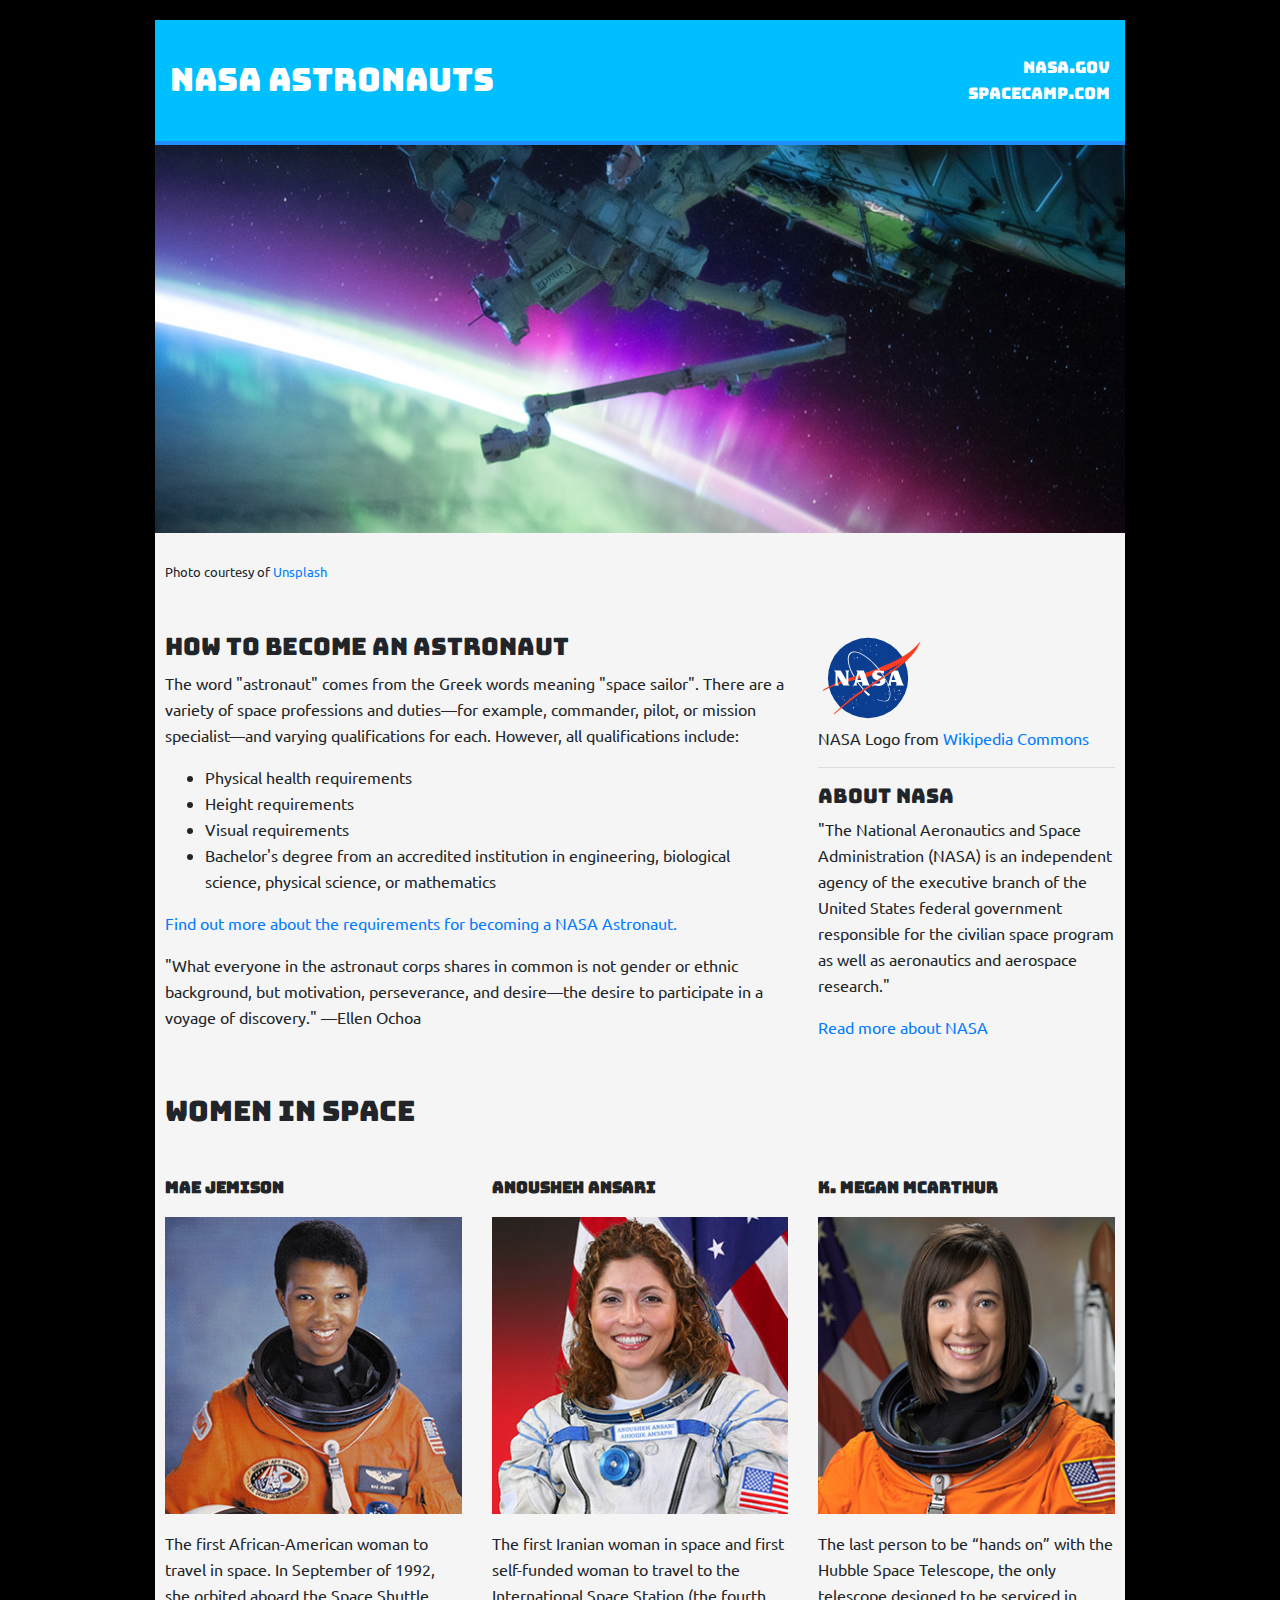
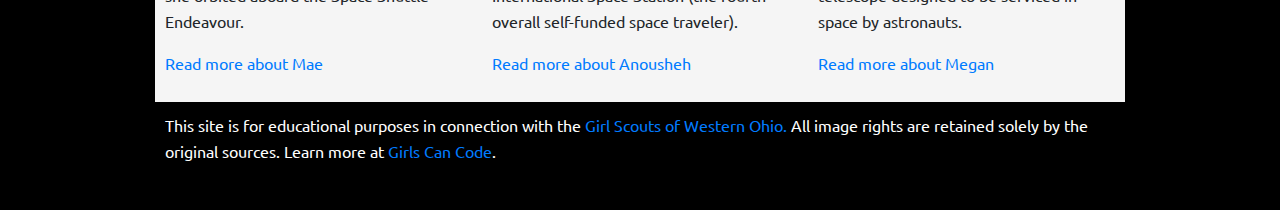
<file: index.html>
<!DOCTYPE html>
<html lang="en">
  <head>
    <meta charset="UTF-8" />
    <meta name="viewport" content="width=device-width, initial-scale=1.0" />
    <meta http-equiv="X-UA-Compatible" content="ie=edge" />
    <title>Modern Solution to Sparkbox's Challenge</title>
    <link
      rel="stylesheet"
      href="https://stackpath.bootstrapcdn.com/bootstrap/4.4.1/css/bootstrap.min.css"
      integrity="sha384-Vkoo8x4CGsO3+Hhxv8T/Q5PaXtkKtu6ug5TOeNV6gBiFeWPGFN9MuhOf23Q9Ifjh"
      crossorigin="anonymous"
    />
    <link rel="stylesheet" href="./assets/css/style.css" />
    <link
      href="https://fonts.googleapis.com/css?family=Ubuntu&display=swap"
      rel="stylesheet"
    />
    <link
      href="https://fonts.googleapis.com/css?family=Bungee&display=swap"
      rel="stylesheet"
    />
  </head>
  <body>
    <div class="container main-body">
      <div class="row heading">
        <div class="col-md-8 heading-main">
          <h2 class="text-uppercase text-left my-auto font-B">
            NASA Astronauts
          </h2>
        </div>
        <div class="col-md-4 text-right heading-links font-B text-lowercase">
          <a class="text-white" href="https://www.nasa.gov/">nasa.gov</a>
          <a class="text-white" href="https://www.spacecamp.com/"
            >spacecamp.com</a
          >
        </div>
      </div>

      <div class="row">
        <div class="col-md-12">
          <img
            src="./assets/images/robotic-space.jpg"
            alt="Robotics in space"
            class="img-fluid main-picture"
          />
        </div>
      </div>

      <div class="astro-section">
        <div class="row">
          <div class="col-md-12">
            <p class="mt-3 mb-5 small">
              Photo courtesy of
              <a href="https://unsplash.com/s/photos/nasa">Unsplash</a>
            </p>
          </div>
        </div>
        <div class="row media-768">
          <div class="col-md-8">
            <h4 class="text-uppercase font-B">How to become an Astronaut</h4>
            <p>
              The word "astronaut" comes from the Greek words meaning "space
              sailor". There are a variety of space professions and duties—for
              example, commander, pilot, or mission specialist—and varying
              qualifications for each. However, all qualifications include:
            </p>
            <ul class="media-768-ullist">
              <li>Physical health requirements</li>
              <li>Height requirements</li>
              <li>Visual requirements</li>
              <li>
                Bachelor's degree from an accredited institution in engineering,
                biological science, physical science, or mathematics
              </li>
            </ul>
            <p>
              <a
                href="https://www.nasa.gov/audience/forstudents/postsecondary/features/F_Astronaut_Requirements.html"
                >Find out more about the requirements for becoming a NASA
                Astronaut.</a
              >
            </p>
            <blockquote>
              <p>
                "What everyone in the astronaut corps shares in common is not
                gender or ethnic background, but motivation, perseverance, and
                desire—the desire to participate in a voyage of discovery."
                —Ellen Ochoa
              </p>
            </blockquote>
          </div>
          <div class="col-md-4">
            <img src="./assets/logo/NASA_logo.svg" alt="NASA Logo" />
            <p>
              NASA Logo from
              <a href="https://commons.wikimedia.org/wiki/File:NASA_logo.svg"
                >Wikipedia Commons</a
              >
            </p>
            <hr />
            <h5 class="font-B">About NASA</h5>
            <p>
              "The National Aeronautics and Space Administration (NASA) is an
              independent agency of the executive branch of the United States
              federal government responsible for the civilian space program as
              well as aeronautics and aerospace research."
            </p>
            <a href="https://en.wikipedia.org/wiki/NASA"
              >Read more about NASA</a
            >
          </div>
        </div>
        <div class="row">
          <div class="col-md-12">
            <h3 class="font-B mb-5 mt-5 media-768">Women in Space</h3>
          </div>
        </div>

        <div class="row media-768">
          <div class="col-md-4">
            <p class="font-B font-weight-bold">Mae Jemison</p>
            <img
              class="img-fluid"
              src="./assets/images/mae-jemison.jpg"
              alt="Mae Jemison"
            />
            <p class="mt-3">
              The first African-American woman to travel in space. In September
              of 1992, she orbited aboard the Space Shuttle Endeavour.
            </p>
            <p>
              <a href="https://en.wikipedia.org/wiki/Mae_Jemison"
                >Read more about Mae</a
              >
            </p>
          </div>
          <div class="col-md-4">
            <p class="font-B font-weight-bold">Anousheh Ansari</p>
            <img
              class="img-fluid"
              src="./assets/images/anousheh-ansari.jpg"
              alt="Anousheh Ansari"
            />
            <p class="mt-3">
              The first Iranian woman in space and first self-funded woman to
              travel to the International Space Station (the fourth overall
              self-funded space traveler).
            </p>
            <p>
              <a href="https://en.wikipedia.org/wiki/Anousheh_Ansari"
                >Read more about Anousheh</a
              >
            </p>
          </div>
          <div class="col-md-4">
            <p class="font-B font-weight-bold">K. Megan Mcarthur</p>
            <img
              class="img-fluid"
              src="./assets/images/megan-mcarthur.jpg"
              alt="Megan Mcarthur"
            />
            <p class="mt-3">
              The last person to be “hands on” with the Hubble Space Telescope,
              the only telescope designed to be serviced in space by astronauts.
            </p>
            <p>
              <a href="https://en.wikipedia.org/wiki/K._Megan_McArthur"
                >Read more about Megan</a
              >
            </p>
          </div>
        </div>
      </div>
      <footer>
        <p class="text-white">
          This site is for educational purposes in connection with the
          <a href="https://www.gswo.org/"> Girl Scouts of Western Ohio.</a>
          All image rights are retained solely by the original sources. Learn
          more at <a href="http://girlscancode.io/">Girls Can Code</a>.
        </p>
      </footer>
    </div>

    <script
      src="https://code.jquery.com/jquery-3.4.1.slim.min.js"
      integrity="sha384-J6qa4849blE2+poT4WnyKhv5vZF5SrPo0iEjwBvKU7imGFAV0wwj1yYfoRSJoZ+n"
      crossorigin="anonymous"
    ></script>
    <script
      src="https://cdn.jsdelivr.net/npm/popper.js@1.16.0/dist/umd/popper.min.js"
      integrity="sha384-Q6E9RHvbIyZFJoft+2mJbHaEWldlvI9IOYy5n3zV9zzTtmI3UksdQRVvoxMfooAo"
      crossorigin="anonymous"
    ></script>
    <script
      src="https://stackpath.bootstrapcdn.com/bootstrap/4.4.1/js/bootstrap.min.js"
      integrity="sha384-wfSDF2E50Y2D1uUdj0O3uMBJnjuUD4Ih7YwaYd1iqfktj0Uod8GCExl3Og8ifwB6"
      crossorigin="anonymous"
    ></script>
  </body>
</html>
</file>
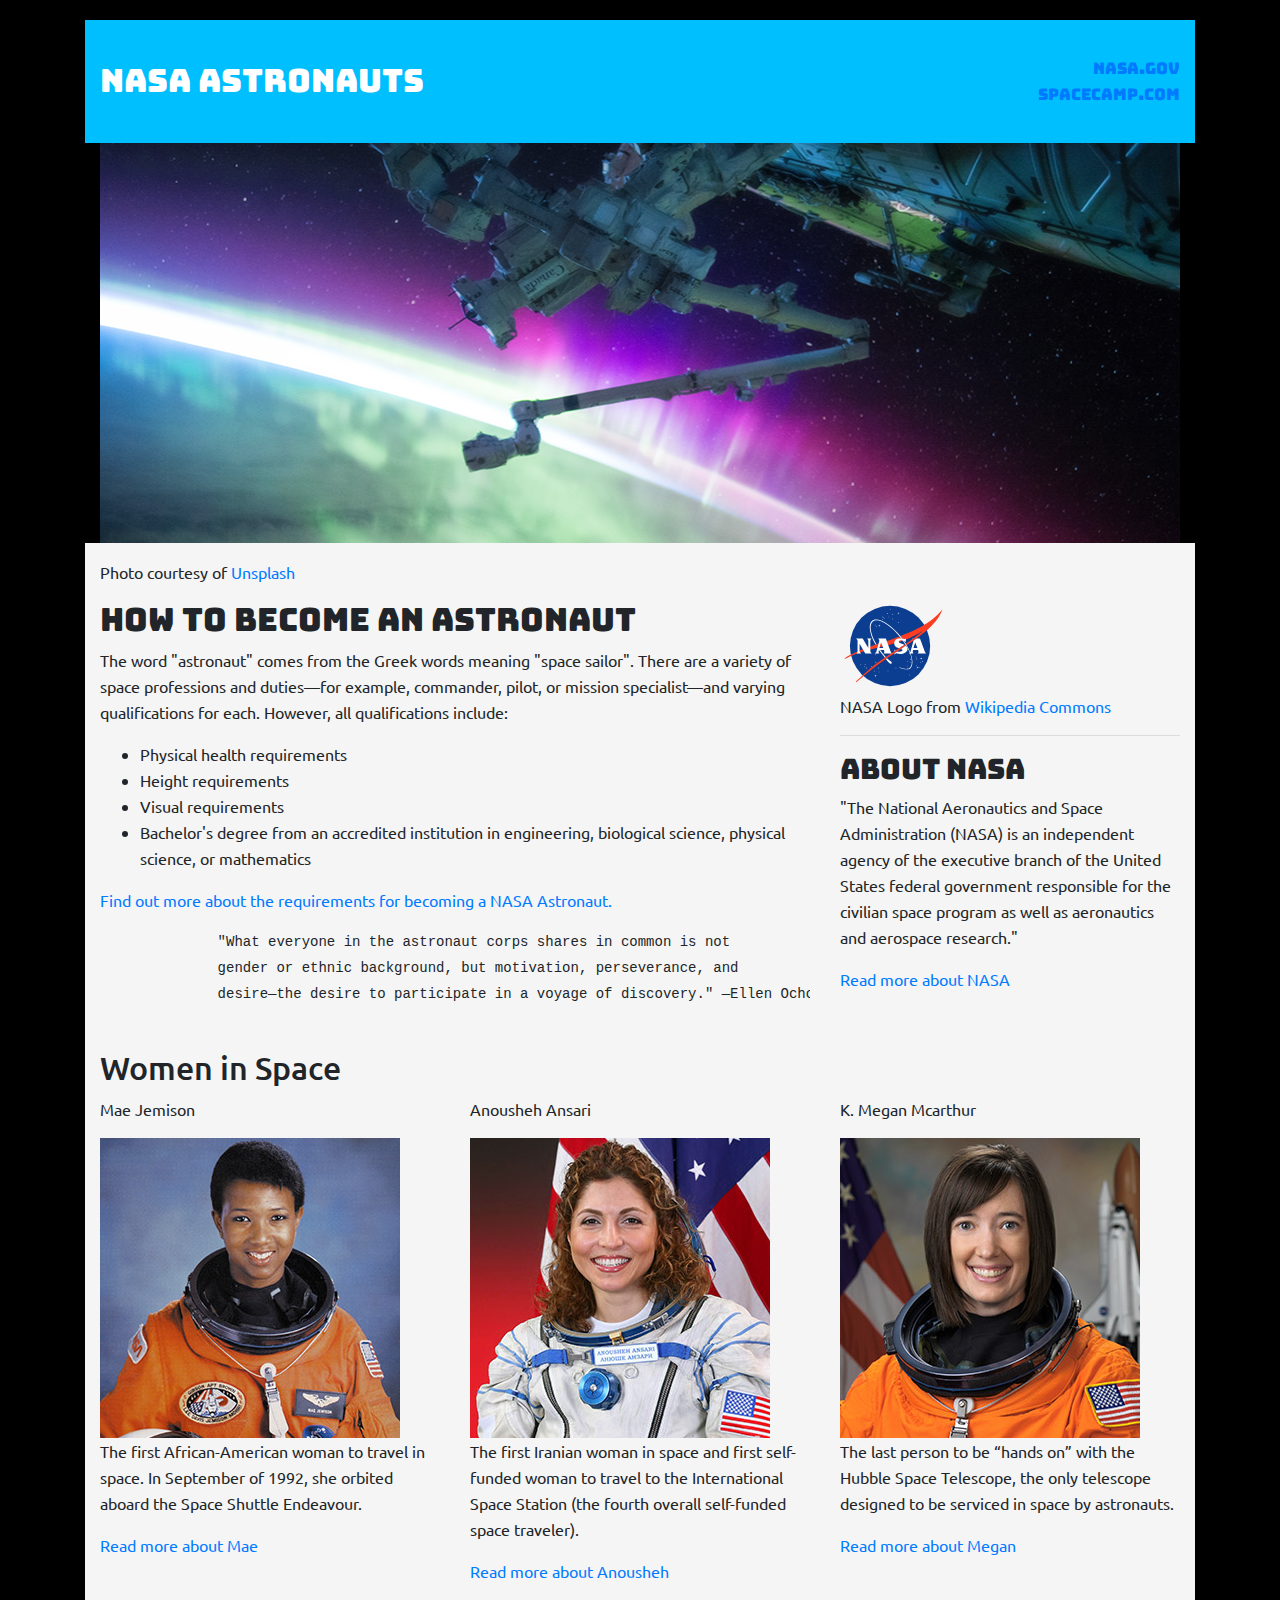
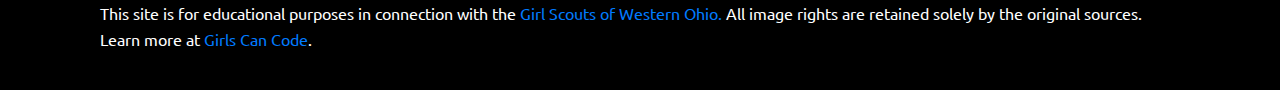
<file: Modern Solution/index.html>
<!DOCTYPE html>
<html lang="en">
  <head>
    <meta charset="UTF-8" />
    <meta name="viewport" content="width=device-width, initial-scale=1.0" />
    <meta http-equiv="X-UA-Compatible" content="ie=edge" />
    <title>Modern Solution to Sparkbox's Challenge</title>
    <link
      rel="stylesheet"
      href="https://stackpath.bootstrapcdn.com/bootstrap/4.4.1/css/bootstrap.min.css"
      integrity="sha384-Vkoo8x4CGsO3+Hhxv8T/Q5PaXtkKtu6ug5TOeNV6gBiFeWPGFN9MuhOf23Q9Ifjh"
      crossorigin="anonymous"
    />
    <link rel="stylesheet" href="./assets/css/style.css" />
    <link
      href="https://fonts.googleapis.com/css?family=Ubuntu&display=swap"
      rel="stylesheet"
    />
    <link
      href="https://fonts.googleapis.com/css?family=Bungee&display=swap"
      rel="stylesheet"
    />
  </head>
  <body>
    <div class="container">
      <div class="container">
        <div class="row heading">
          <div class="col-md-8 heading-main">
            <h2 class="text-uppercase text-left my-auto font-B">
              NASA Astronauts
            </h2>
          </div>
          <div class="col-md-4 text-right heading-links font-B text-lowercase">
            <a href="https://www.nasa.gov/">nasa.gov</a>
            <a href="https://www.spacecamp.com/">spacecamp.com</a>
          </div>
        </div>
      </div>

      <div class="container">
        <div class="row">
          <div class="col-md-12">
            <img
              src="./assets/images/robotic-space.jpg"
              alt="Robotics in space"
              class="img-fluid main-picture"
            />
          </div>
        </div>
      </div>

      <div class="container astro-section">
        <div class="row">
          <div class="col-md-12">
            <p class="mt-3">
              Photo courtesy of
              <a href="https://unsplash.com/s/photos/nasa">Unsplash</a>
            </p>
          </div>
        </div>
        <div class="row">
          <div class="col-md-8">
            <h2 class="text-uppercase font-B">How to become an Astronaut</h2>
            <p>
              The word "astronaut" comes from the Greek words meaning "space
              sailor". There are a variety of space professions and duties—for
              example, commander, pilot, or mission specialist—and varying
              qualifications for each. However, all qualifications include:
            </p>
            <ul>
              <li>Physical health requirements</li>
              <li>Height requirements</li>
              <li>Visual requirements</li>
              <li>
                Bachelor's degree from an accredited institution in engineering,
                biological science, physical science, or mathematics
              </li>
            </ul>
            <p>
              <a
                href="https://www.nasa.gov/audience/forstudents/postsecondary/features/F_Astronaut_Requirements.html"
                >Find out more about the requirements for becoming a NASA
                Astronaut.</a
              >
            </p>
            <blockquote>
              <pre>
              "What everyone in the astronaut corps shares in common is not
              gender or ethnic background, but motivation, perseverance, and
              desire—the desire to participate in a voyage of discovery." —Ellen Ochoa
            </pre
              >
            </blockquote>
          </div>
          <div class="col-md-4">
            <img src="./assets/logo/NASA_logo.svg" alt="NASA Logo" />
            <p>
              NASA Logo from
              <a href="https://commons.wikimedia.org/wiki/File:NASA_logo.svg"
                >Wikipedia Commons</a
              >
            </p>
            <hr />
            <h3 class="font-B">About NASA</h3>
            <p>
              "The National Aeronautics and Space Administration (NASA) is an
              independent agency of the executive branch of the United States
              federal government responsible for the civilian space program as
              well as aeronautics and aerospace research."
            </p>
            <a href="https://en.wikipedia.org/wiki/NASA"
              >Read more about NASA</a
            >
          </div>
        </div>
        <div class="row">
          <div class="col-md-12">
            <h2>Women in Space</h2>
          </div>
        </div>

        <div class="row">
          <div class="col-lg-4">
            <p>Mae Jemison</p>
            <img src="./assets/images/mae-jemison.jpg" alt="Mae Jemison" />
            <p>
              The first African-American woman to travel in space. In September
              of 1992, she orbited aboard the Space Shuttle Endeavour.
            </p>
            <p>
              <a href="https://en.wikipedia.org/wiki/Mae_Jemison"
                >Read more about Mae</a
              >
            </p>
          </div>
          <div class="col-lg-4">
            <p>Anousheh Ansari</p>
            <img
              src="./assets/images/anousheh-ansari.jpg"
              alt="Anousheh Ansari"
            />
            <p>
              The first Iranian woman in space and first self-funded woman to
              travel to the International Space Station (the fourth overall
              self-funded space traveler).
            </p>
            <p>
              <a href="https://en.wikipedia.org/wiki/Anousheh_Ansari"
                >Read more about Anousheh</a
              >
            </p>
          </div>
          <div class="col-lg-4">
            <p>K. Megan Mcarthur</p>
            <img
              src="./assets/images/megan-mcarthur.jpg"
              alt="Megan Mcarthur"
            />
            <p>
              The last person to be “hands on” with the Hubble Space Telescope,
              the only telescope designed to be serviced in space by astronauts.
            </p>
            <p>
              <a href="https://en.wikipedia.org/wiki/K._Megan_McArthur"
                >Read more about Megan</a
              >
            </p>
          </div>
        </div>
      </div>
      <div class="container">
        <footer>
          <p class="text-white">
            This site is for educational purposes in connection with the
            <a href="https://www.gswo.org/"> Girl Scouts of Western Ohio.</a>
            All image rights are retained solely by the original sources. Learn
            more at <a href="http://girlscancode.io/">Girls Can Code</a>.
          </p>
        </footer>
      </div>
    </div>

    <script
      src="https://code.jquery.com/jquery-3.4.1.slim.min.js"
      integrity="sha384-J6qa4849blE2+poT4WnyKhv5vZF5SrPo0iEjwBvKU7imGFAV0wwj1yYfoRSJoZ+n"
      crossorigin="anonymous"
    ></script>
    <script
      src="https://cdn.jsdelivr.net/npm/popper.js@1.16.0/dist/umd/popper.min.js"
      integrity="sha384-Q6E9RHvbIyZFJoft+2mJbHaEWldlvI9IOYy5n3zV9zzTtmI3UksdQRVvoxMfooAo"
      crossorigin="anonymous"
    ></script>
    <script
      src="https://stackpath.bootstrapcdn.com/bootstrap/4.4.1/js/bootstrap.min.js"
      integrity="sha384-wfSDF2E50Y2D1uUdj0O3uMBJnjuUD4Ih7YwaYd1iqfktj0Uod8GCExl3Og8ifwB6"
      crossorigin="anonymous"
    ></script>
  </body>
</html>
</file>
<file: assets/css/style.css>
/***** Global Styles *******/
html {
  box-sizing: border-box;
}

.main-body {
  max-width: 1000px;
  margin: auto;
}

*,
*:before,
*:after {
  box-sizing: inherit;
}

.font-B {
  font-family: "Bungee", cursive;
}

/*******************************/

body {
  font-family: "Ubuntu", sans-serif;
  background-image: url(https://s3-us-west-2.amazonaws.com/s.cdpn.io/187/illusions.png);
  background-color: black;
  margin: 20px;
  line-height: 26px;
}

/****** Heading *****************/
.heading {
  height: 125px;
  margin: auto;
  background-color: #00bfff;
  color: white;
  border-bottom: 4px solid #1e90ff;
}

.heading-main {
  display: flex;
  align-content: flex-start;
}

.heading-links {
  display: flex;
  flex-direction: column;
  justify-content: center;
  text-decoration: none;
  color: white;
}

.heading-links:hover {
  text-decoration: none;
}

/*******************************/

/****** Astro Section *********/
.astro-section {
  background-color: whitesmoke;
  background-image: url(https://s3-us-west-2.amazonaws.com/s.cdpn.io/187/bright_squares.png);
  background-position: center;
  background-attachment: fixed;
  overflow: hidden;
  padding: 10px;
}

/*******************************/
/***** Footer *************/
footer {
  height: auto;
  width: auto;
  background-color: black;
  display: flex;
  align-content: center;
  padding: 10px;
}

/*******************************/

/******* Media Queries **********/
@media only screen and (max-width: 768px) {
  .media-768 {
    text-align: center;
  }
  .media-768-ullist {
    text-align: left;
    list-style-type: disc;
    list-style-position: inside;
  }
}
</file>
<file: Modern Solution/assets/css/style.css>
/***** Global Styles *******/
html {
  box-sizing: border-box;
}

*,
*:before,
*:after {
  box-sizing: inherit;
}

.font-B {
  font-family: "Bungee", cursive;
}
/*******************************/

body {
  font-family: "Ubuntu", sans-serif;
  background-image: url(https://s3-us-west-2.amazonaws.com/s.cdpn.io/187/illusions.png);
  background-color: black;
  margin: 20px;
  line-height: 26px;
}

/****** Heading *****************/
.heading {
  height: 123px;
  background-color: #00bfff;
  color: white;
}

.heading-main {
  display: flex;
  align-content: flex-start;
}

.heading-links {
  display: flex;
  flex-direction: column;
  justify-content: center;
  text-decoration: none;
  color: white;
}

.heading-links:hover {
  text-decoration: none;
}

/*******************************/

/****** Image *********/
.main-picture {
  height: 400px;
  width: 100%;
  /* background-position: center; */
  /* background-size: auto; */
  /* background-repeat: no-repeat; */
  background-size: cover;
  overflow: hidden;
}

/*******************************/

/****** Astro Section *********/
.astro-section {
  background-color: whitesmoke;
  background-image: url(https://s3-us-west-2.amazonaws.com/s.cdpn.io/187/bright_squares.png);
  background-position: top center;
  background-attachment: fixed;
  width: auto;
  margin: auto;
  overflow: hidden;
}

/*******************************/
/***** Footer *************/
footer {
  height: 70px;
  width: auto;
  background-color: black;
  display: flex;
  align-content: center;
}

/*******************************/
</file>
